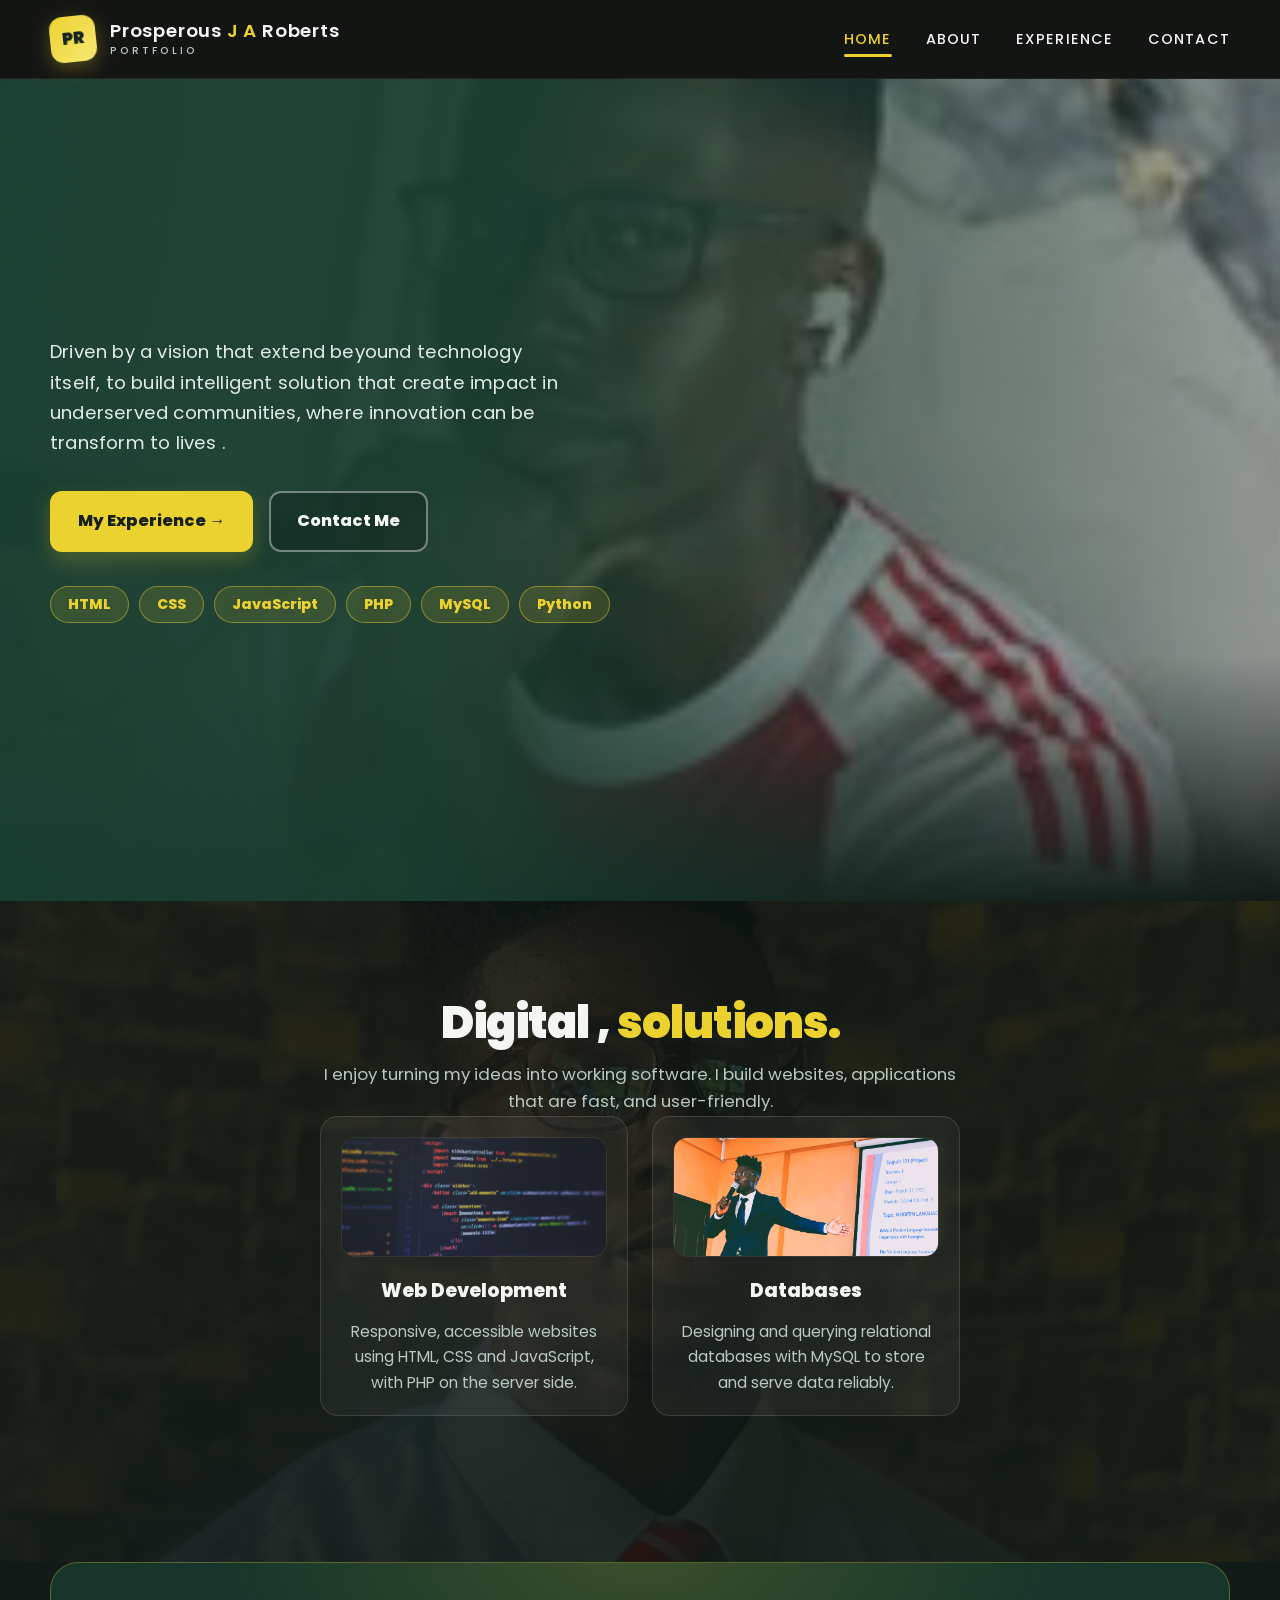
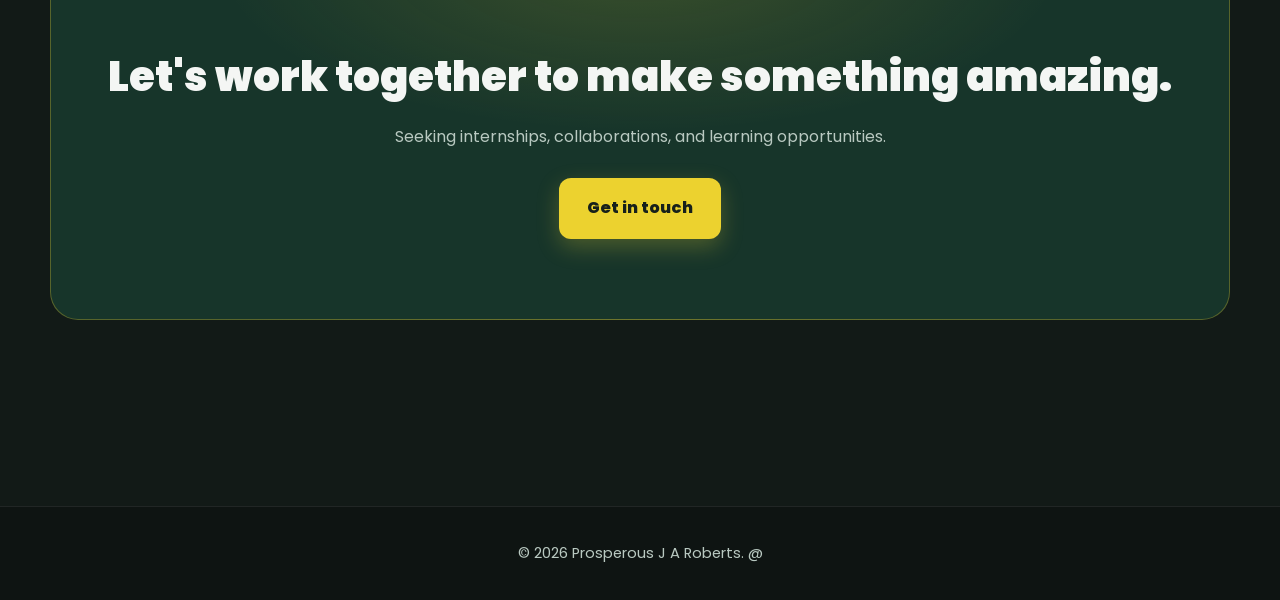
<file: index.html>
<!DOCTYPE html>
<html lang="en">
<head>
  <meta charset="UTF-8">
  <meta name="viewport" content="width=device-width, initial-scale=1">
  <title>Prosperous J A Roberts | Portfolio</title>
  <meta name="description" content="Portfolio of Prosperous J A Roberts — junior Computer Science student building skills in software development and AI.">
  <link rel="preconnect" href="https://fonts.googleapis.com">
  <link rel="preconnect" href="https://fonts.gstatic.com" crossorigin>
  <link href="https://fonts.googleapis.com/css2?family=Poppins:wght@400;500;600;700;800;900&display=swap" rel="stylesheet">
  <link rel="stylesheet" href="css/style.css">
</head>
<body>

  <header class="navbar">
    <div class="container nav-inner">
      <a href="index.html" class="brand" aria-label="Prosperous J A Roberts — home">
        <div class="brand-mark">PR</div>
        <div class="brand-text">
          <div class="brand-name">Prosperous <span>J A</span> Roberts</div>
          <div class="brand-sub">Portfolio</div>
        </div>
      </a>
      <button class="menu-toggle" aria-label="Toggle menu" aria-expanded="false"><span></span></button>
      <ul class="nav-links">
        <li><a href="index.html" class="active">Home</a></li>
        <li><a href="about.html">About</a></li>
        <li><a href="experience.html">Experience</a></li>
        <li><a href="contact.html">Contact</a></li>
      </ul>
    </div>
  </header>

  <!-- HERO: your photo is the background (images/profile.jpg) -->
  <section class="hero">
    <div class="container">
      <div class="hero-inner">
       
       
        
        <p class="hero-tagline">Driven by a vision that extend beyound technology itself, to build intelligent solution that create impact in underserved communities, where innovation can be transform to lives .</p>

        <div class="hero-actions">
          <a href="experience.html" class="btn btn-primary">My Experience &rarr;</a>
          <a href="contact.html" class="btn btn-outline">Contact Me</a>
        </div>
        <ul class="chips">
          <li>HTML</li><li>CSS</li><li>JavaScript</li><li>PHP</li><li>MySQL</li><li>Python</li>
        </ul>
        
      </div>
    </div>
    
  </section>

  <!-- WHAT I DO -->
  <section class="block service-section">
    <div class="container">
      <div class="section-head reveal">
      
        <h2> Digital , <span>solutions.</span></h2>
        <p>I enjoy turning my ideas into working software. I build websites, applications that are fast, and user-friendly.
</p>
      <div class="grid service-cards">
        <article class="card reveal compact-card">
          <img class="card-image card-image-small" src="images/web-image1.jpg" alt="Web Development coding illustration">
          <h3>Web Development</h3>
          <p>Responsive, accessible websites using HTML, CSS and JavaScript, with PHP on the server side.</p>
        </article>
        <article class="card reveal compact-card">
          <img class="card-image card-image-small" src="images/database-image.jpg" alt="Database illustration">
          <h3>Databases</h3>
          <p>Designing and querying relational databases with MySQL to store and serve data reliably.</p>
        </article>
      </div>
    </div>
  </section>

  <section class="block" style="padding-top:0">
    <div class="container">
      <div class="cta reveal">
        <h2>Let's work together to make something amazing.</h2>
        <p>Seeking internships, collaborations, and learning opportunities.</p>
         <a href="contact.html" class="btn btn-primary">Get in touch</a>
      </div>
      
      </div>
    </div>
  </section>

  <footer>
    <div class="container foot-inner">
      <div class="foot-copy">&copy; <span id="year">2026</span> Prosperous J A Roberts. <span><a href="mailto:prosperousroberts077669@gmail.com" aria-label="Email">@</a></span>
      
        
      </div>
    </div>
  </footer>

  <script src="js/main.js"></script>
</body>
</html>
</file>
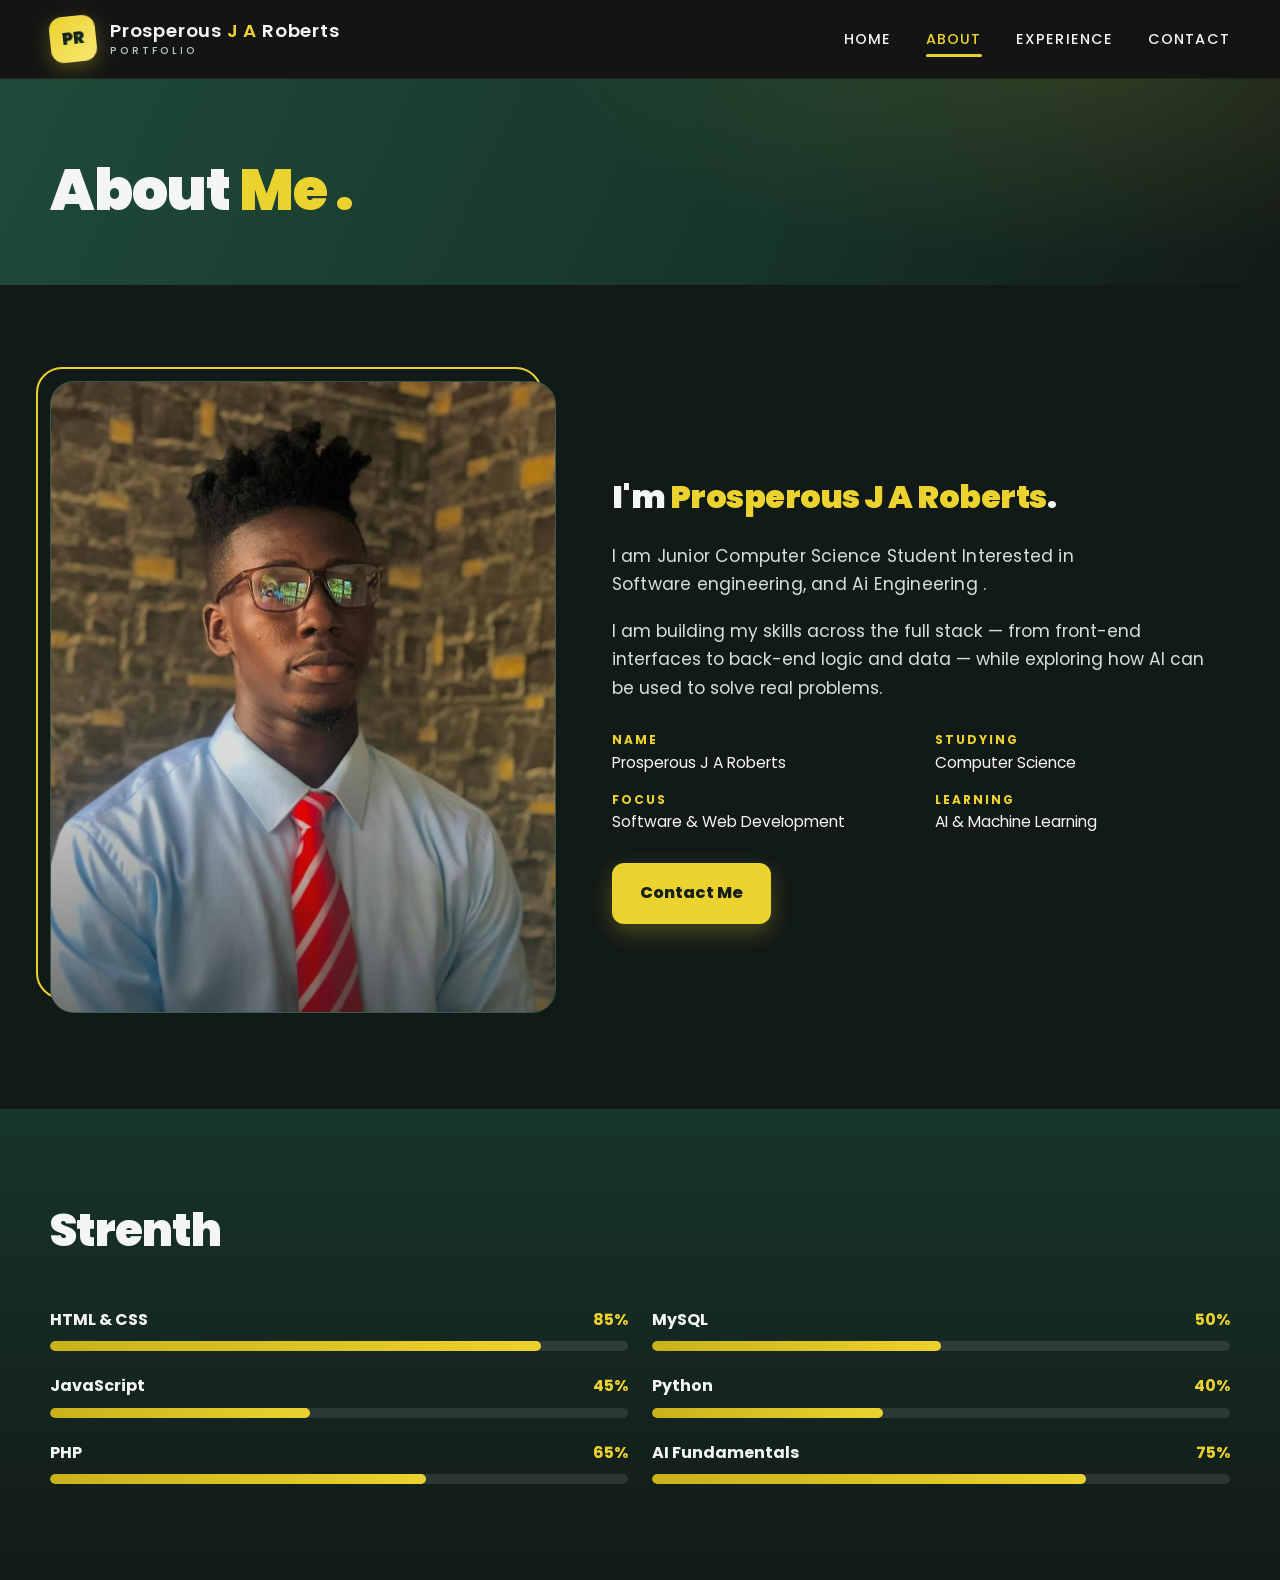
<file: about.html>
<!DOCTYPE html>
<html lang="en">
<head>
  <meta charset="UTF-8">
  <meta name="viewport" content="width=device-width, initial-scale=1">
  <title>About | Prosperous J A Roberts</title>
  <meta name="description" content="About Prosperous J A Roberts — junior Computer Science student passionate about software development, web technologies and databases.">
  <link rel="preconnect" href="https://fonts.googleapis.com">
  <link rel="preconnect" href="https://fonts.gstatic.com" crossorigin>
  <link href="https://fonts.googleapis.com/css2?family=Poppins:wght@400;500;600;700;800;900&display=swap" rel="stylesheet">
  <link rel="stylesheet" href="css/style.css">
</head>
<body>

  <header class="navbar">
    <div class="container nav-inner">
      <a href="index.html" class="brand" aria-label="Prosperous J A Roberts — home">
        <div class="brand-mark">PR</div>
        <div class="brand-text">
          <div class="brand-name">Prosperous <span>J A</span> Roberts</div>
          <div class="brand-sub">Portfolio</div>
        </div>
      </a>
      <button class="menu-toggle" aria-label="Toggle menu" aria-expanded="false"><span></span></button>
      <ul class="nav-links">
        <li><a href="index.html">Home</a></li>
        <li><a href="about.html" class="active">About</a></li>
        <li><a href="experience.html">Experience</a></li>
        <li><a href="contact.html">Contact</a></li>
      </ul>
    </div>
  </header>

  <section class="page-hero">
    <div class="container">
     
      <h1>About <span>Me .</span></h1>
    
    </div>
  </section>

  <section class="block">
    <div class="container about-grid">
      <div class="portrait-wrap reveal">
        <div class="portrait-frame"></div>
        <div class="portrait"><img src="images/prosp.jpg" alt="Portrait of Prosperous J A Roberts"></div>
      </div>
      <div class="about-text reveal">
        <h2 style="font-size:2rem;font-weight:900;letter-spacing:-.5px;margin-bottom:18px">I'm <span style="color:var(--yellow)">Prosperous J A Roberts</span>.</h2>
        <p class="hero-tagline">I am Junior Computer Science Student Interested in Software engineering, and Ai Engineering .</p>
        
        <p>I am building my skills across the full stack — from front-end interfaces to back-end logic and data — while exploring how AI can be used to solve real problems.</p>
        <ul class="facts">
          <li><b>Name</b>Prosperous J A Roberts</li>
          <li><b>Studying</b>Computer Science</li>
          <li><b>Focus</b>Software &amp; Web Development</li>
          <li><b>Learning</b>AI &amp; Machine Learning</li>
        </ul>
        <a href="contact.html" class="btn btn-primary">Contact Me</a>
      </div>
    </div>
  </section>

  <section class="block alt">
    <div class="container">
      <div class="section-head reveal">
       
        <h2>Strenth</h2>
        
      </div>
      <div class="grid grid-2">
        <div class="skills reveal">
          <div><div class="skill-top"><span>HTML &amp; CSS</span><span>85%</span></div><div class="bar"><i data-level="85"></i></div></div>
          <div><div class="skill-top"><span>JavaScript</span><span>45%</span></div><div class="bar"><i data-level="45"></i></div></div>
          <div><div class="skill-top"><span>PHP</span><span>65%</span></div><div class="bar"><i data-level="65"></i></div></div>
        </div>
        <div class="skills reveal">
          <div><div class="skill-top"><span>MySQL</span><span>50%</span></div><div class="bar"><i data-level="50"></i></div></div>
          <div><div class="skill-top"><span>Python</span><span>40%</span></div><div class="bar"><i data-level="40"></i></div></div>
          <div><div class="skill-top"><span>AI Fundamentals</span><span>75%</span></div><div class="bar"><i data-level="75"></i></div></div>
        </div>
      </div>
    </div>
  </section>

  <script src="js/main.js"></script>
</body>
</html>
</file>
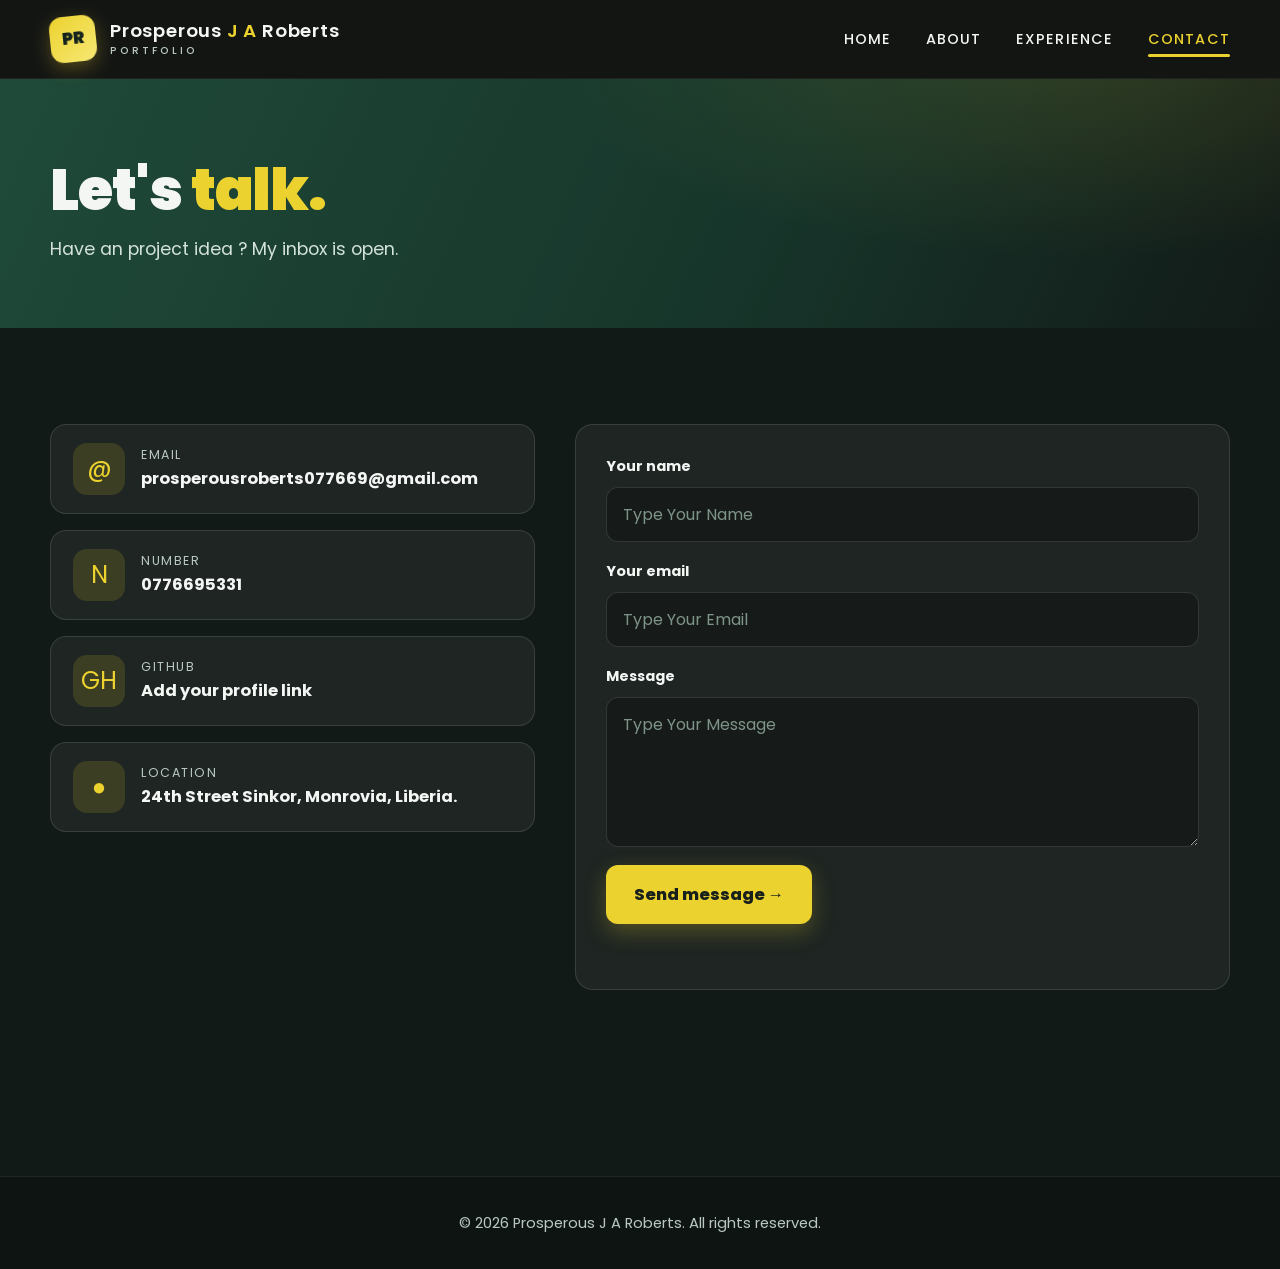
<file: contact.html>
<!DOCTYPE html>
<html lang="en">
<head>
  <meta charset="UTF-8">
  <meta name="viewport" content="width=device-width, initial-scale=1">
  <title>Contact | Prosperous J A Roberts</title>
  <meta name="description" content="Get in touch with Prosperous J A Roberts.">
  <link rel="preconnect" href="https://fonts.googleapis.com">
  <link rel="preconnect" href="https://fonts.gstatic.com" crossorigin>
  <link href="https://fonts.googleapis.com/css2?family=Poppins:wght@400;500;600;700;800;900&display=swap" rel="stylesheet">
  <link rel="stylesheet" href="css/style.css">
</head>
<body>

  <header class="navbar">
    <div class="container nav-inner">
      <a href="index.html" class="brand" aria-label="Prosperous J A Roberts — home">
        <div class="brand-mark">PR</div>
        <div class="brand-text">
          <div class="brand-name">Prosperous <span>J A</span> Roberts</div>
          <div class="brand-sub">Portfolio</div>
        </div>
      </a>
      <button class="menu-toggle" aria-label="Toggle menu" aria-expanded="false"><span></span></button>
      <ul class="nav-links">
        <li><a href="index.html">Home</a></li>
        <li><a href="about.html">About</a></li>
        <li><a href="experience.html">Experience</a></li>
        <li><a href="contact.html" class="active">Contact</a></li>
      </ul>
    </div>
  </header>

  <section class="page-hero">
    <div class="container">
      
      <h1>Let's <span>talk.</span></h1>
      <p>Have an project idea ? My inbox is open.</p>
    </div>
  </section>

  <section class="block">
    <div class="container contact-grid">
      <ul class="contact-list reveal">
        <li>
          <a href="mailto:prosperousroberts077669@gmail.com">
            <span class="icon">@</span>
            <span><small>Email</small><strong>prosperousroberts077669@gmail.com</strong></span>
          </a>
        </li>
        <li>
          <a href="tel:0776695331">
            <span class="icon">N</span>
            <span><small>Number</small><strong>0776695331</strong></span>
          </a>
        </li>
        <li>
          <a href="#">
            <span class="icon">GH</span>
            <span><small>GitHub</small><strong>Add your profile link</strong></span>
          </a>
        </li>
        <li>
          <div>
            <span class="icon">&#9679;</span>
            <span><small>Location</small><strong>24th Street Sinkor, Monrovia, Liberia. </strong></span>
          </div>
        </li>
      </ul>

      <form id="contact-form" class="card reveal" novalidate onsubmit="return false;">
        <div class="field">
          <label for="name">Your name</label>
          <input id="name" name="name" type="text" placeholder="Type Your Name" required>
        </div>
        <div class="field">
          <label for="email">Your email</label>
          <input id="email" name="email" type="email" placeholder="Type Your Email" required>
        </div>
        <div class="field">
          <label for="message">Message</label>
          <textarea id="message" name="message" placeholder="Type Your Message" required></textarea>
        </div>
        <button type="submit" class="btn btn-primary" style="justify-self:start">Send message &rarr;</button>
        <div id="form-note" class="form-note" role="status"></div>
      </form>
    </div>
  </section>

  <footer>
    <div class="container foot-inner">
      <div class="foot-copy">&copy; <span id="year">2026</span> Prosperous J A Roberts. All rights reserved.</div>
     
  </footer>

  <script src="js/main.js"></script>
</body>
</html>
</file>
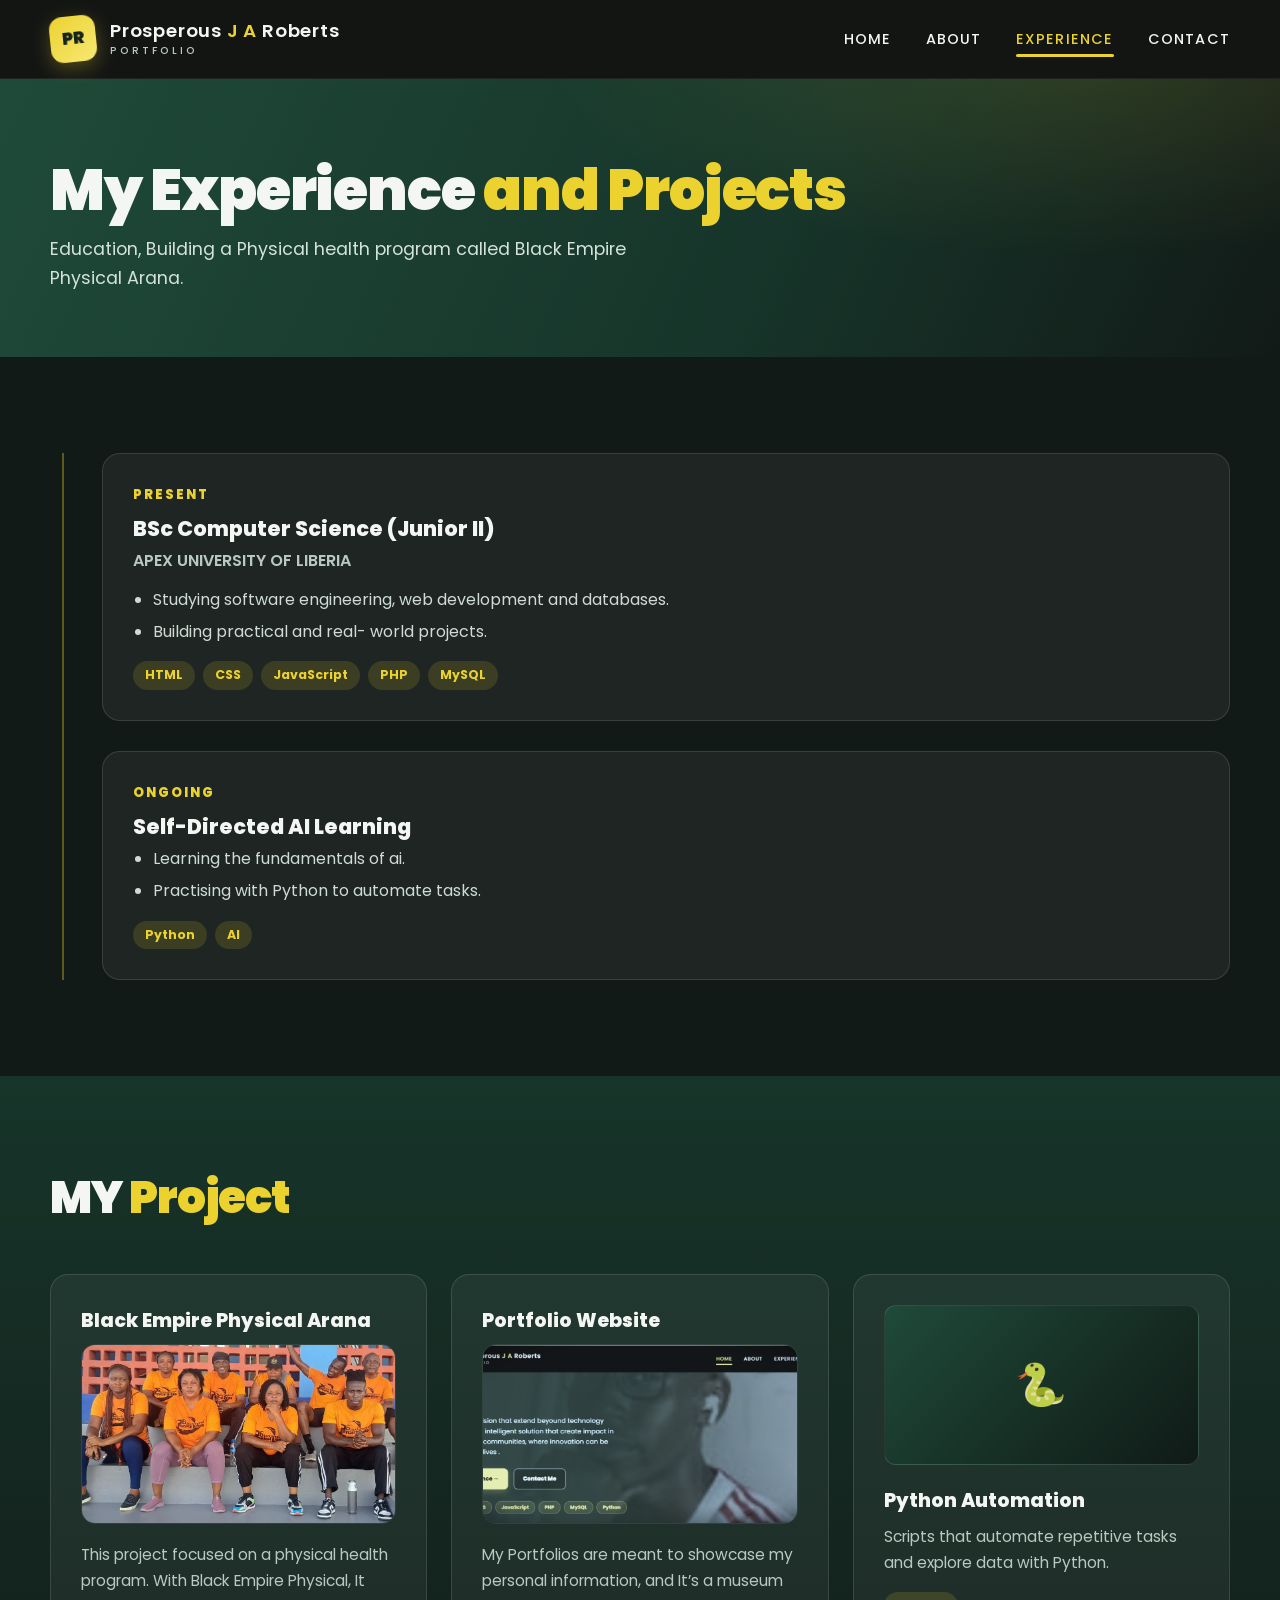
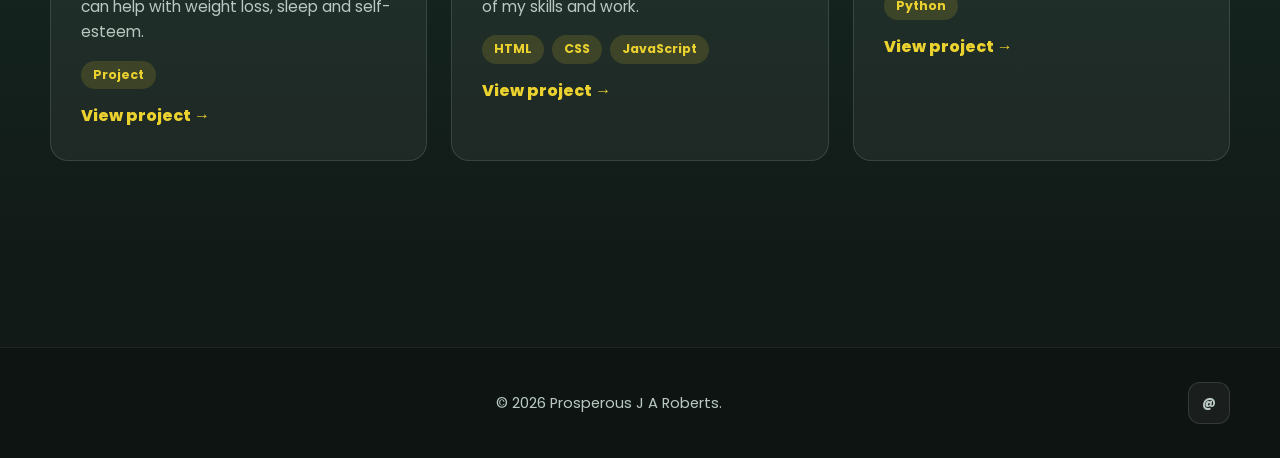
<file: experience.html>
<!DOCTYPE html>
<html lang="en">
<head>
  <meta charset="UTF-8">
  <meta name="viewport" content="width=device-width, initial-scale=1">
  <title>Experience | Prosperous J A Roberts</title>
  <meta name="description" content="Education, projects and experience of Prosperous J A Roberts.">
  <link rel="preconnect" href="https://fonts.googleapis.com">
  <link rel="preconnect" href="https://fonts.gstatic.com" crossorigin>
  <link href="https://fonts.googleapis.com/css2?family=Poppins:wght@400;500;600;700;800;900&display=swap" rel="stylesheet">
  <link rel="stylesheet" href="css/style.css">
</head>
<body>

  <header class="navbar">
    <div class="container nav-inner">
      <a href="index.html" class="brand" aria-label="Prosperous J A Roberts — home">
        <div class="brand-mark">PR</div>
        <div class="brand-text">
          <div class="brand-name">Prosperous <span>J A</span> Roberts</div>
          <div class="brand-sub">Portfolio</div>
        </div>
      </a>
      <button class="menu-toggle" aria-label="Toggle menu" aria-expanded="false"><span></span></button>
      <ul class="nav-links">
        <li><a href="index.html">Home</a></li>
        <li><a href="about.html">About</a></li>
        <li><a href="experience.html" class="active">Experience</a></li>
        <li><a href="contact.html">Contact</a></li>
      </ul>
    </div>
  </header>

  <section class="page-hero">
    <div class="container">
      
      
      <h1>My Experience<span> and Projects </span></h1>
      <p>Education, Building a Physical health program called Black Empire Physical Arana.</p>
    </div>
  </section>

  <section class="block">
    <div class="container">
      
      <div class="timeline">
        <article class="t-item card reveal">
          <div class="t-date">Present</div>
          <h3>BSc Computer Science (Junior II)</h3>
          <div class="t-org">APEX UNIVERSITY OF LIBERIA</div>
          <ul>
            <li>Studying software engineering, web development and databases.</li>
            <li>Building practical and real- world projects.</li>
          </ul>
          <div class="tags"><span>HTML</span><span>CSS</span><span>JavaScript</span><span>PHP</span><span>MySQL</span></div>
        </article>
        <article class="t-item card reveal">
          <div class="t-date">Ongoing</div>
          <h3>Self-Directed AI Learning</h3>
          
          <ul>
            <li>Learning the fundamentals of ai.</li>
            <li>Practising with Python to automate tasks.</li>
          </ul>
          <div class="tags"><span>Python</span><span>AI</span></div>
        </article>
      </div>
    </div>
  </section>

  <section class="block alt">
    <div class="container">
      <div class="section-head reveal">
     
        <h2>MY  <span>Project</span></h2>
      
      </div>
      <div class="grid grid-3">
        <article class="card project reveal">
          <h3>Black Empire Physical Arana</h3>
          <img class="card-image" src="images/black2.jpg" alt="Black Empire Physical Arana group photo">
          <p>This project focused on a physical health program. With Black Empire Physical, It can help with weight loss, sleep and self-esteem.</p>
          <div class="tags"><span>Project</span></div>
          <a href="#" class="link-arrow">View project &rarr;</a>
        </article>
        <article class="card project reveal">
          <h3>Portfolio Website</h3>
          <img class="card-image" src="images/portfolioimage.png" alt="Screenshot of the personal portfolio website">
          <p>My Portfolios are meant to showcase my personal information, and  It’s a museum of my skills and work.</p>
          <div class="tags"><span>HTML</span><span>CSS</span><span>JavaScript</span>
          </div>
          <a href="#" class="link-arrow">View project &rarr;</a>
        </article>
        <article class="card project reveal">
          <div class="thumb">&#128013;</div>
          <h3>Python Automation</h3>
          <p>Scripts that automate repetitive tasks and explore data with Python.</p>
          <div class="tags"><span>Python</span></div>
          <a href="#" class="link-arrow">View project &rarr;</a>
        </article>
      </div>
    </div>
  </section>

  <footer>
    <div class="container foot-inner">
      <div class="foot-copy">&copy; <span id="year">2026</span> Prosperous J A Roberts.</div>
      
      <div class="socials">
        
        <a href="mailto:prosperousroberts077669@gmail.com" aria-label="Email">@</a>
      </div>
    </div>
  </footer>

  <script src="js/main.js"></script>
</body>
</html>
</file>
<file: css/style.css>
/* =========================================================
   PROSPEROUS J A ROBERTS — PORTFOLIO
   Theme: deep forest green + golden yellow
   Edit the colors in :root to re-theme the whole site.
   ========================================================= */

:root {
  --bg: #121a17;
  --bg-green: #1f4a39;
  --bg-green-deep: #17352a;
  --surface: rgba(255, 255, 255, 0.05);
  --surface-border: rgba(255, 255, 255, 0.12);
  --yellow: #ecd22f;
  --yellow-soft: rgba(236, 210, 47, 0.14);
  --text: #f4f6f4;
  --text-muted: #b9c9c1;
  --nav-bg: rgba(20, 21, 20, 0.92);
  --radius: 18px;
  --maxw: 1180px;
}

* { margin: 0; padding: 0; box-sizing: border-box; }
html { scroll-behavior: smooth; }

body {
  font-family: "Poppins", "Segoe UI", sans-serif;
  background: var(--bg);
  color: var(--text);
  line-height: 1.65;
  -webkit-font-smoothing: antialiased;
}

a { color: inherit; text-decoration: none; }
img { max-width: 100%; display: block; }
.container { width: min(var(--maxw), 100% - 48px); margin-inline: auto; }

/* ---------- NAVBAR ---------- */
.navbar {
  position: sticky; top: 0; z-index: 100;
  background: var(--nav-bg);
  backdrop-filter: blur(10px);
  border-bottom: 1px solid rgba(255, 255, 255, 0.06);
}
.nav-inner {
  display: flex; align-items: center; justify-content: space-between;
  height: 78px; gap: 24px;
}

/* Redesigned logo / wordmark */
.brand { display: flex; align-items: center; gap: 14px; }
.brand-mark {
  width: 46px; height: 46px; border-radius: 13px;
  display: grid; place-items: center;
  background: linear-gradient(140deg, var(--yellow), #f7e873);
  color: #14231c; font-weight: 900; font-size: 1.05rem; letter-spacing: -0.5px;
  box-shadow: 0 6px 18px rgba(236, 210, 47, 0.28);
  transform: rotate(-6deg);
  transition: transform 0.3s ease;
}
.brand:hover .brand-mark { transform: rotate(0deg) scale(1.05); }
.brand-text { display: flex; flex-direction: column; line-height: 1.1; }
.brand-name {
  font-family: "Poppins", "Segoe UI", sans-serif;
  font-weight: 600; font-size: 1.15rem; letter-spacing: 0.8px; text-transform: none;
}
.brand-name span { color: var(--yellow); }
.brand-sub {
  font-size: 0.66rem; font-weight: 500; letter-spacing: 3px; text-transform: uppercase;
  color: var(--text-muted); margin-top: 4px;
}

.nav-links { display: flex; align-items: center; gap: 34px; list-style: none; }
.nav-links a {
  font-family: "Poppins", "Segoe UI", sans-serif;
  font-weight: 500; font-size: 0.9rem; letter-spacing: 1.2px; text-transform: uppercase;
  padding: 6px 0; position: relative;
  transition: color 0.2s;
}
.nav-links a::after {
  content: ""; position: absolute; left: 0; bottom: -2px; height: 3px; width: 0;
  background: var(--yellow); border-radius: 3px; transition: width 0.25s ease;
}
.nav-links a:hover, .nav-links a.active { color: var(--yellow); }
.nav-links a:hover::after, .nav-links a.active::after { width: 100%; }

.menu-toggle {
  display: none; background: none; border: 0; cursor: pointer;
  width: 42px; height: 42px; position: relative;
}
.menu-toggle span, .menu-toggle span::before, .menu-toggle span::after {
  content: ""; position: absolute; left: 9px; width: 24px; height: 2.5px;
  background: var(--text); border-radius: 2px; transition: 0.25s;
}
.menu-toggle span { top: 20px; }
.menu-toggle span::before { top: -7px; left: 0; }
.menu-toggle span::after { top: 7px; left: 0; }
.menu-toggle.open span { background: transparent; }
.menu-toggle.open span::before { top: 0; transform: rotate(45deg); }
.menu-toggle.open span::after { top: 0; transform: rotate(-45deg); }

/* ---------- BUTTONS ---------- */
.btn {
  display: inline-flex; align-items: center; gap: 8px;
  padding: 15px 26px; border-radius: 12px; font-weight: 800; font-size: 1.02rem;
  border: 2px solid transparent; cursor: pointer; font-family: inherit;
  transition: transform 0.2s ease, box-shadow 0.2s ease, background 0.2s ease, color 0.2s;
}
.btn:hover { transform: translateY(-3px); }
.btn-primary { background: var(--yellow); color: #17201b; box-shadow: 0 8px 22px rgba(236, 210, 47, 0.25); }
.btn-primary:hover { box-shadow: 0 12px 28px rgba(236, 210, 47, 0.38); }
.btn-outline { background: rgba(0, 0, 0, 0.18); color: var(--text); border-color: rgba(255, 255, 255, 0.4); }
.btn-outline:hover { border-color: var(--yellow); color: var(--yellow); }

/* ---------- HERO (photo background) ---------- */
.hero {
  position: relative; overflow: hidden;
  min-height: calc(100vh - 78px);
  display: flex; align-items: center;
  background-color: var(--bg-green-deep);
  isolation: isolate;
}
/* The profile photo, used as the background. Put your photo at images/profile.jpg */
.hero::before {
  content: ""; position: absolute; inset: 0; z-index: -2;
  background: url("../images/profile.jpg") right center / cover no-repeat;
}
/* Same green as the original, fading over the photo so text stays readable */
.hero::after {
  content: ""; position: absolute; inset: 0; z-index: -1;
  background:
    linear-gradient(100deg,
      rgba(25, 62, 48, 0.98) 0%,
      rgba(25, 62, 48, 0.94) 38%,
      rgba(23, 53, 42, 0.62) 62%,
      rgba(18, 26, 23, 0.25) 100%),
    linear-gradient(180deg, rgba(18, 26, 23, 0) 70%, var(--bg) 100%);
}
.hero-inner { padding: 70px 0 90px; max-width: 640px; animation: rise 0.9s ease both; }

.eyebrow {
  display: inline-flex; align-items: center; gap: 10px;
  color: var(--yellow); font-weight: 700; letter-spacing: 3px; font-size: 0.8rem;
  text-transform: uppercase; margin-bottom: 18px;
}
.eyebrow::before { content: ""; width: 34px; height: 2px; background: var(--yellow); }

.hero h1 {
  font-family: "Poppins", "Segoe UI", sans-serif;
  font-size: clamp(2.4rem, 5.6vw, 4.2rem); line-height: 1.05; font-weight: 700;
  letter-spacing: -1.2px; margin-bottom: 22px;
}
.hero h1 .accent { color: var(--yellow); }
.hero-tagline {
  font-family: "Poppins", "Segoe UI", sans-serif;
  font-size: 1.15rem;
  font-weight: 400;
  letter-spacing: 0.2px;
  color: #e1ece6;
  margin-bottom: 32px;
  max-width: 520px;
}
.hero-actions { display: flex; flex-wrap: wrap; gap: 16px; margin-bottom: 34px; }

.chips { display: flex; flex-wrap: wrap; gap: 10px; list-style: none; }
.chips li {
  padding: 6px 17px; border-radius: 999px; font-size: 0.88rem; font-weight: 800;
  color: var(--yellow); background: rgba(236, 210, 47, 0.12);
  border: 1px solid rgba(236, 210, 47, 0.45);
  transition: background 0.2s, transform 0.2s;
}
.chips li:hover { background: rgba(236, 210, 47, 0.25); transform: translateY(-2px); }

.hero-stats {
  display: flex; gap: 38px; margin-top: 40px; padding-top: 28px;
  border-top: 1px solid rgba(255, 255, 255, 0.14); flex-wrap: wrap;
}
.hero-stats strong { display: block; font-size: 1.9rem; font-weight: 900; color: var(--yellow); line-height: 1.1; }
.hero-stats span { font-size: 0.85rem; color: var(--text-muted); }

.scroll-hint {
  position: absolute; bottom: 24px; left: 50%; transform: translateX(-50%);
  width: 26px; height: 42px; border: 2px solid rgba(255, 255, 255, 0.45); border-radius: 20px;
}
.scroll-hint::after {
  content: ""; position: absolute; top: 8px; left: 50%; width: 4px; height: 8px; margin-left: -2px;
  background: var(--yellow); border-radius: 4px; animation: scrolldot 1.6s infinite;
}

/* ---------- SECTIONS ---------- */
section.block { padding: 96px 0; }
.alt { background: linear-gradient(180deg, var(--bg-green-deep), var(--bg)); }
.section-head { margin-bottom: 50px; max-width: 640px; }
.service-section .section-head { margin-right: auto; margin-left: auto; text-align: center; }
.service-section {
  background:
    linear-gradient(rgba(14, 22, 18, 0.84), rgba(14, 22, 18, 0.9)),
    url("../images/prosp.jpg") center 38% / cover no-repeat;
}
.section-head h2 { font-size: clamp(1.9rem, 4vw, 2.8rem); font-weight: 900; letter-spacing: -1px; line-height: 1.15; }
.section-head h2 span { color: var(--yellow); }
.section-head p { color: var(--text-muted); margin-top: 12px; font-size: 1.05rem; }

/* Page header for inner pages */
.page-hero {
  padding: 80px 0 64px; position: relative; overflow: hidden;
  background:
    radial-gradient(900px 340px at 85% -10%, rgba(236, 210, 47, 0.12), transparent 60%),
    linear-gradient(115deg, var(--bg-green) 0%, var(--bg-green-deep) 60%, var(--bg) 100%);
}
.page-hero h1 { font-size: clamp(2.2rem, 5vw, 3.6rem); font-weight: 900; letter-spacing: -1.2px; line-height: 1.08; }
.page-hero h1 span { color: var(--yellow); }
.page-hero p { color: #d3e2da; margin-top: 14px; max-width: 580px; font-size: 1.1rem; }

/* Cards */
.grid { display: grid; gap: 24px; }
.grid-3 { grid-template-columns: repeat(3, 1fr); }
.grid-2 { grid-template-columns: repeat(2, 1fr); }
.service-cards { grid-template-columns: repeat(2, minmax(0, 360px)); justify-content: center; }
.card {
  background: var(--surface); border: 1px solid var(--surface-border); border-radius: var(--radius);
  padding: 30px; transition: transform 0.25s ease, border-color 0.25s ease, background 0.25s ease;
}
.compact-card { max-width: 360px; padding: 20px; }
.card:hover { transform: translateY(-6px); border-color: rgba(236, 210, 47, 0.55); background: rgba(255, 255, 255, 0.07); }
.icon {
  width: 52px; height: 52px; border-radius: 14px; display: grid; place-items: center;
  background: var(--yellow-soft); color: var(--yellow); font-size: 1.5rem; margin-bottom: 18px;
}
.card-image {
  width: 100%; height: 180px; object-fit: cover; border-radius: 14px;
  margin-bottom: 18px; border: 1px solid rgba(255, 255, 255, 0.08);
}
.card-image-small { height: 120px; }
.card h3 { font-size: 1.2rem; font-weight: 800; margin-bottom: 8px; }
.card p { color: var(--text-muted); font-size: 0.97rem; }

/* ---------- ABOUT ---------- */
.about-grid { display: grid; grid-template-columns: 0.9fr 1.1fr; gap: 56px; align-items: center; }
.portrait {
  position: relative; border-radius: 24px; overflow: hidden; aspect-ratio: 4 / 5;
  background: linear-gradient(140deg, var(--bg-green), var(--bg-green-deep));
  border: 1px solid var(--surface-border);
}
.portrait img { width: 100%; height: 100%; object-fit: cover; }
.portrait::after {
  content: ""; position: absolute; inset: 0;
  background: linear-gradient(180deg, transparent 60%, rgba(18, 26, 23, 0.55));
}
.portrait-frame {
  position: absolute; inset: -14px 14px 14px -14px; border: 2px solid var(--yellow);
  border-radius: 26px; z-index: -1;
}
.portrait-wrap { position: relative; z-index: 0; }
.about-text p { color: #d3e0d9; font-size: 1.08rem; margin-bottom: 18px; }
.facts { display: grid; grid-template-columns: 1fr 1fr; gap: 14px 28px; margin: 28px 0; list-style: none; }
.facts li { font-size: 0.97rem; }
.facts b { display: block; color: var(--yellow); font-size: 0.75rem; letter-spacing: 2px; text-transform: uppercase; }

/* Skill bars */
.skills { display: grid; gap: 22px; }
.skill-top { display: flex; justify-content: space-between; font-weight: 700; margin-bottom: 8px; }
.skill-top span:last-child { color: var(--yellow); }
.bar { height: 10px; background: rgba(255, 255, 255, 0.1); border-radius: 10px; overflow: hidden; }
.bar > i {
  display: block; height: 100%; width: 0; border-radius: 10px;
  background: linear-gradient(90deg, #c9b21a, var(--yellow)); transition: width 1.3s cubic-bezier(.2, .7, .2, 1);
}

/* ---------- EXPERIENCE / TIMELINE ---------- */
.timeline { position: relative; margin-left: 12px; padding-left: 38px; border-left: 2px solid rgba(236, 210, 47, 0.35); display: grid; gap: 30px; }
.t-item { position: relative; }
.t-item::before {
  content: ""; position: absolute; left: -48px; top: 30px; width: 18px; height: 18px; border-radius: 50%;
 
}
.t-date { color: var(--yellow); font-weight: 800; font-size: 0.82rem; letter-spacing: 2px; text-transform: uppercase; }
.t-item h3 { font-size: 1.3rem; margin: 6px 0 2px; }
.t-org { color: var(--text-muted); font-weight: 600; margin-bottom: 12px; }
.t-item ul { padding-left: 20px; color: #cfdcd5; display: grid; gap: 6px; }
.tags { display: flex; flex-wrap: wrap; gap: 8px; margin-top: 16px; }
.tags span { font-size: 0.78rem; font-weight: 700; padding: 4px 12px; border-radius: 999px; background: var(--yellow-soft); color: var(--yellow); }

.project .thumb {
  height: 160px; border-radius: 12px; margin-bottom: 20px; display: grid; place-items: center;
  font-size: 2.6rem; background: linear-gradient(135deg, var(--bg-green), #101a16); border: 1px solid var(--surface-border);
}
.project-thumb {
  background-image: url("../images/black2.jpg");
  background-size: cover;
  background-position: center;
  background-repeat: no-repeat;
}
.project-bg-title {
  display: inline-block;
  margin-bottom: 10px;
  padding: 10px 12px;
  border-radius: 12px;
  color: #ffffff;
  background: linear-gradient(135deg, rgba(255,255,255,0.12), rgba(255,255,255,0.02));
  text-shadow: 0 2px 12px rgba(0, 0, 0, 0.35);
}
.link-arrow { color: var(--yellow); font-weight: 800; display: inline-block; margin-top: 14px; }
.link-arrow:hover { text-decoration: underline; }

/* ---------- CONTACT ---------- */
.contact-grid { display: grid; grid-template-columns: 0.85fr 1.15fr; gap: 40px; align-items: start; }
.contact-list { display: grid; gap: 16px; list-style: none; }
.contact-list a, .contact-list div {
  display: flex; align-items: center; gap: 16px; padding: 18px 22px; border-radius: 16px;
  background: var(--surface); border: 1px solid var(--surface-border); transition: 0.25s;
}
.contact-list a:hover { border-color: var(--yellow); transform: translateX(6px); }
.contact-list .icon { margin: 0; flex: none; }
.contact-list small { display: block; color: var(--text-muted); font-size: 0.78rem; letter-spacing: 1.5px; text-transform: uppercase; }
.contact-list strong { font-size: 1.02rem; word-break: break-word; }

form.card { display: grid; gap: 18px; }
.field { display: grid; gap: 8px; }
label { font-weight: 700; font-size: 0.9rem; }
input, textarea {
  font-family: inherit; font-size: 1rem; color: var(--text); width: 100%;
  background: rgba(0, 0, 0, 0.25); border: 1.5px solid var(--surface-border);
  border-radius: 12px; padding: 14px 16px; transition: border-color 0.2s, box-shadow 0.2s;
}
input::placeholder, textarea::placeholder { color: #7f9489; }
input:focus, textarea:focus { outline: none; border-color: var(--yellow); box-shadow: 0 0 0 4px rgba(236, 210, 47, 0.15); }
textarea { min-height: 150px; resize: vertical; }
.form-note { font-size: 0.9rem; color: var(--yellow); min-height: 1.2em; }

/* ---------- CTA BAND + FOOTER ---------- */
.cta {
  text-align: center; padding: 80px 24px; border-radius: 28px; margin: 0 auto;
  background: radial-gradient(600px 240px at 50% 0%, rgba(236, 210, 47, 0.16), transparent 70%), var(--bg-green-deep);
  border: 1px solid rgba(236, 210, 47, 0.3);
}
.cta h2 { font-size: clamp(1.8rem, 4vw, 2.6rem); font-weight: 900; margin-bottom: 12px; }
.cta p { color: var(--text-muted); margin-bottom: 28px; }

footer { margin-top: 90px; border-top: 1px solid rgba(255, 255, 255, 0.08); padding: 34px 0; background: #0e1412; }
.foot-inner { display: flex; justify-content: space-between; align-items: center; gap: 20px; flex-wrap: wrap; color: var(--text-muted); font-size: 0.92rem; }
.foot-copy { flex: 1; text-align: center; }
.socials { display: flex; gap: 12px; margin-left: auto; }
.socials a {
  width: 42px; height: 42px; border-radius: 12px; display: grid; place-items: center; font-weight: 800; font-size: 0.8rem;
  background: var(--surface); border: 1px solid var(--surface-border); transition: 0.25s;
}
.socials a:hover { background: var(--yellow); color: #17201b; transform: translateY(-3px); }

/* ---------- ANIMATIONS ---------- */
.reveal { opacity: 0; transform: translateY(26px); transition: opacity 0.7s ease, transform 0.7s ease; }
.reveal.in { opacity: 1; transform: none; }
@keyframes rise { from { opacity: 0; transform: translateY(30px); } to { opacity: 1; transform: none; } }
@keyframes scrolldot { 0% { opacity: 0; transform: translateY(0); } 40% { opacity: 1; } 100% { opacity: 0; transform: translateY(14px); } }
@media (prefers-reduced-motion: reduce) { * { animation: none !important; transition: none !important; } .reveal { opacity: 1; transform: none; } }

/* ---------- RESPONSIVE ---------- */
@media (max-width: 960px) {
  .grid-3 { grid-template-columns: 1fr 1fr; }
  .about-grid, .contact-grid { grid-template-columns: 1fr; }
  .portrait { max-width: 420px; }
  .hero::after {
    background: linear-gradient(180deg, rgba(25, 62, 48, 0.9) 0%, rgba(25, 62, 48, 0.85) 60%, var(--bg) 100%);
  }
}
@media (max-width: 760px) {
  .menu-toggle { display: block; }
  .nav-links {
    position: absolute; top: 78px; left: 0; right: 0; flex-direction: column; gap: 0;
    background: var(--nav-bg); border-bottom: 1px solid rgba(255, 255, 255, 0.08);
    max-height: 0; overflow: hidden; transition: max-height 0.35s ease;
  }
  .nav-links.open { max-height: 360px; }
  .nav-links li { width: 100%; }
  .nav-links a { display: block; padding: 16px 24px; }
  .nav-links a::after { display: none; }
  .brand-sub { display: none; }
  .brand-name { font-size: 0.95rem; letter-spacing: 1.5px; }
  .grid-3, .grid-2 { grid-template-columns: 1fr; }
  .service-cards { grid-template-columns: minmax(0, 360px); }
  .facts { grid-template-columns: 1fr; }
  section.block { padding: 70px 0; }
  .hero-inner { padding: 50px 0 80px; }
}
</file>
